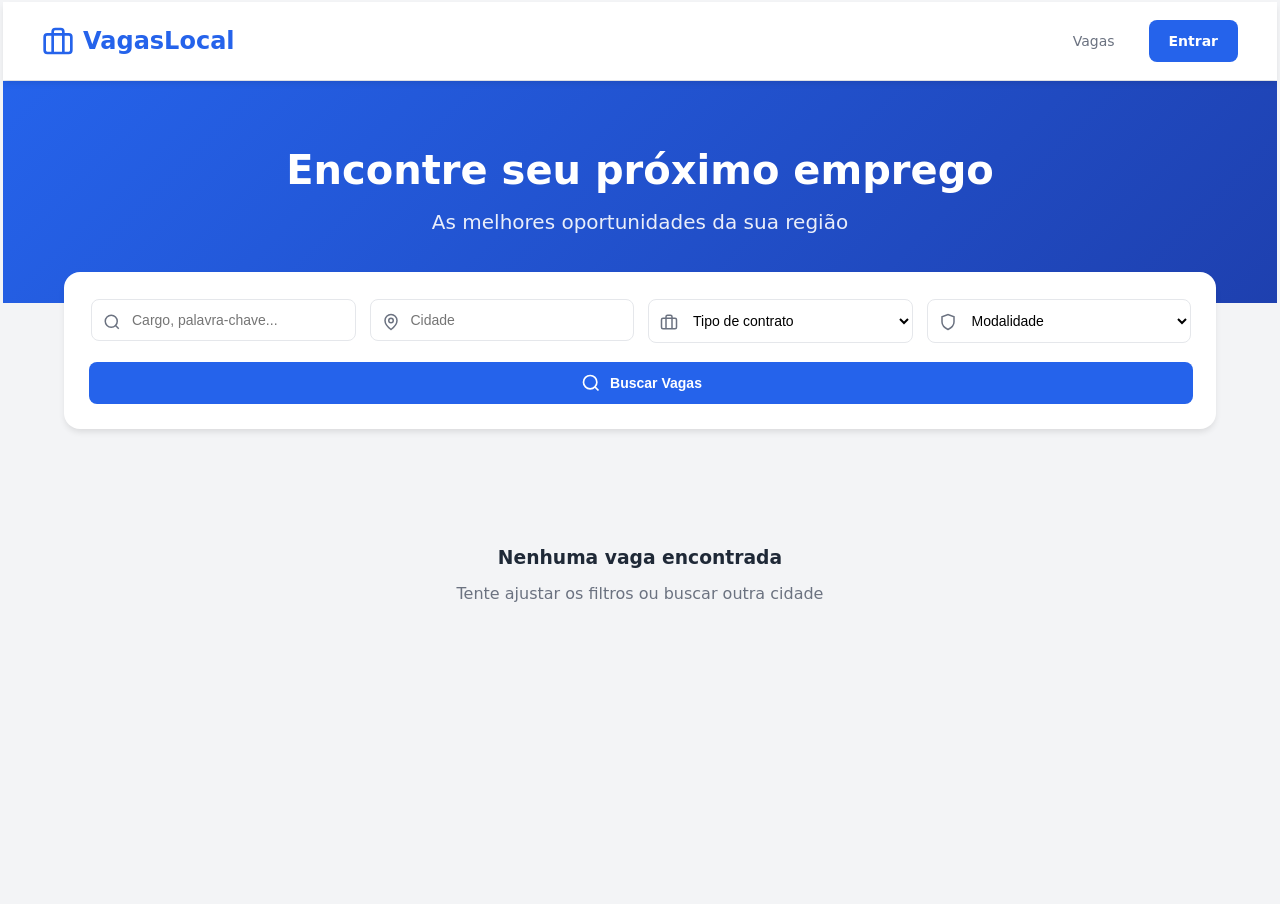
<file: index.html>
<!DOCTYPE html>
<html lang="pt-BR">
<head>
  <meta charset="UTF-8">
  <meta name="viewport" content="width=device-width, initial-scale=1.0, maximum-scale=5.0">
  <title>VagasLocal - Encontre empregos na sua cidade</title>
  <link rel="stylesheet" href="css/style.css">
</head>
<body>
  <!-- Header -->
  <header class="header">
    <div class="container header-content">
      <a href="index.html" class="logo">
        <svg viewBox="0 0 24 24" fill="none" stroke="currentColor" stroke-width="2">
          <rect x="2" y="7" width="20" height="14" rx="2"/>
          <path d="M16 21V5a2 2 0 0 0-2-2h-4a2 2 0 0 0-2 2v16"/>
        </svg>
        VagasLocal
      </a>
      
      <button class="menu-toggle" onclick="toggleMenu()" aria-label="Menu">
        <svg viewBox="0 0 24 24" fill="none" stroke="currentColor" stroke-width="2">
          <line x1="3" y1="12" x2="21" y2="12"/>
          <line x1="3" y1="6" x2="21" y2="6"/>
          <line x1="3" y1="18" x2="21" y2="18"/>
        </svg>
      </button>
      
      <nav class="nav" id="nav">
        <a href="index.html">Vagas</a>
        <a href="login.html" class="btn btn-primary">Entrar</a>
      </nav>
    </div>
  </header>

  <!-- Hero -->
  <section class="hero">
    <div class="container">
      <h1>Encontre seu próximo emprego</h1>
      <p>As melhores oportunidades da sua região</p>
    </div>
  </section>

  <!-- Filtros -->
  <div class="container">
    <div class="filtros">
      <div class="filtros-grid">
        <div class="input-group">
          <svg viewBox="0 0 24 24" fill="none" stroke="currentColor" stroke-width="2">
            <circle cx="11" cy="11" r="8"/><path d="m21 21-4.3-4.3"/>
          </svg>
          <input type="text" id="busca" placeholder="Cargo, palavra-chave...">
        </div>
        <div class="input-group">
          <svg viewBox="0 0 24 24" fill="none" stroke="currentColor" stroke-width="2">
            <path d="M20 10c0 6-8 12-8 12s-8-6-8-12a8 8 0 0 1 16 0Z"/><circle cx="12" cy="10" r="3"/>
          </svg>
          <input type="text" id="cidade" placeholder="Cidade">
        </div>
        <div class="input-group">
          <svg viewBox="0 0 24 24" fill="none" stroke="currentColor" stroke-width="2">
            <rect x="2" y="7" width="20" height="14" rx="2"/><path d="M16 21V5a2 2 0 0 0-2-2h-4a2 2 0 0 0-2 2v16"/>
          </svg>
          <select id="tipoContrato">
            <option value="">Tipo de contrato</option>
            <option value="CLT">CLT</option>
            <option value="PJ">PJ</option>
            <option value="Estágio">Estágio</option>
            <option value="Freelancer">Freelancer</option>
          </select>
        </div>
        <div class="input-group">
          <svg viewBox="0 0 24 24" fill="none" stroke="currentColor" stroke-width="2">
            <path d="M12 22s8-4 8-10V5l-8-3-8 3v7c0 6 8 10 8 10z"/>
          </svg>
          <select id="modalidade">
            <option value="">Modalidade</option>
            <option value="Presencial">Presencial</option>
            <option value="Remoto">Remoto</option>
            <option value="Híbrido">Híbrido</option>
          </select>
        </div>
      </div>
      <button class="btn btn-primary w-full" onclick="filtrarVagas()">
        <svg width="20" height="20" viewBox="0 0 24 24" fill="none" stroke="currentColor" stroke-width="2">
          <circle cx="11" cy="11" r="8"/><path d="m21 21-4.3-4.3"/>
        </svg>
        Buscar Vagas
      </button>
    </div>
  </div>

  <!-- Lista de Vagas -->
  <div class="container">
    <div id="vagas-container" class="vagas-grid">
      <!-- Vagas serão carregadas aqui -->
    </div>
    <div id="sem-vagas" class="text-center hidden" style="padding: 3rem 1rem;">
      <h3 style="margin-bottom: 0.5rem;">Nenhuma vaga encontrada</h3>
      <p style="color: var(--gray);">Tente ajustar os filtros ou buscar outra cidade</p>
    </div>
  </div>

  <script src="js/storage.js"></script>
  <script src="js/auth.js"></script>
  <script src="js/vagas.js"></script>
  <script src="js/app.js"></script>
  <script>
    function toggleMenu() {
      const nav = document.getElementById('nav');
      nav.style.display = nav.style.display === 'flex' ? 'none' : 'flex';
      nav.style.position = 'absolute';
      nav.style.top = '100%';
      nav.style.left = '0';
      nav.style.right = '0';
      nav.style.flexDirection = 'column';
      nav.style.background = 'white';
      nav.style.padding = '1rem';
      nav.style.boxShadow = 'var(--shadow-lg)';
      nav.style.zIndex = '99';
    }
  </script>
</body>
</html>
</file>
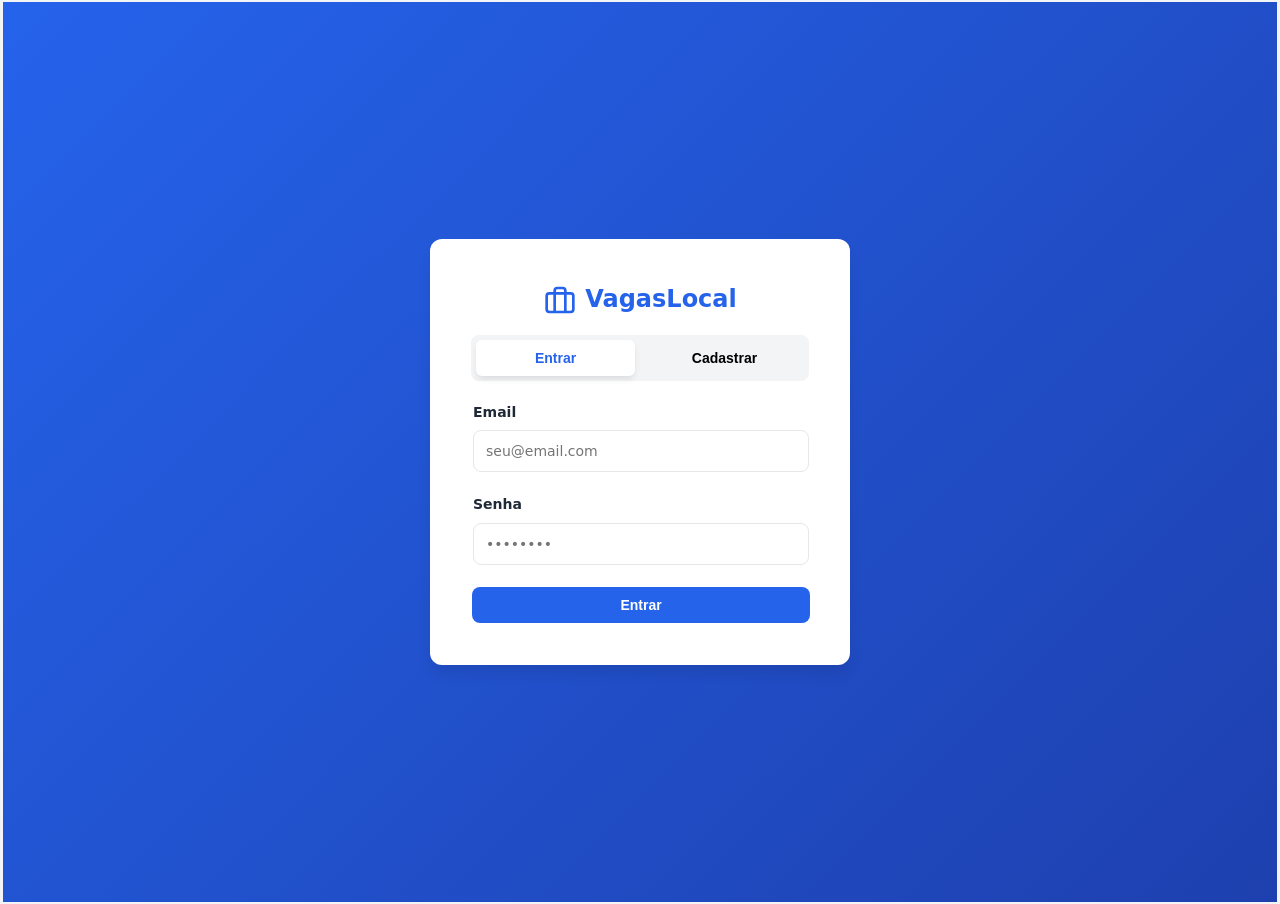
<file: admin/index.html>
<!DOCTYPE html>
<html lang="pt-BR">
<head>
  <meta charset="UTF-8">
  <meta name="viewport" content="width=device-width, initial-scale=1.0, maximum-scale=5.0">
  <title>Admin - VagasLocal</title>
  <link rel="stylesheet" href="../css/style.css">
</head>
<body>
  <header class="header">
    <div class="container header-content">
      <a href="../index.html" class="logo">
        <svg viewBox="0 0 24 24" fill="none" stroke="currentColor" stroke-width="2">
          <rect x="2" y="7" width="20" height="14" rx="2"/>
          <path d="M16 21V5a2 2 0 0 0-2-2h-4a2 2 0 0 0-2 2v16"/>
        </svg>
        VagasLocal
      </a>
      <nav class="nav">
        <span style="color: var(--warning); font-weight: 600; font-size: 0.875rem;">🔒 Admin</span>
        <button onclick="logout()" class="btn btn-outline btn-sm">Sair</button>
      </nav>
    </div>
  </header>

  <div class="container" style="padding-top: 1.5rem;">
    <h1 style="margin-bottom: 1.25rem; font-size: 1.5rem;">Painel Administrativo</h1>
    
    <div class="stats-grid">
      <div class="stat-card">
        <h3>Total de Usuários</h3>
        <p class="numero" id="stat-usuarios">0</p>
      </div>
      <div class="stat-card">
        <h3>Empresas Pendentes</h3>
        <p class="numero" id="stat-pendentes">0</p>
      </div>
      <div class="stat-card">
        <h3>Vagas Ativas</h3>
        <p class="numero" id="stat-vagas">0</p>
      </div>
      <div class="stat-card">
        <h3>Candidaturas</h3>
        <p class="numero" id="stat-candidaturas">0</p>
      </div>
    </div>

    <h2 style="margin: 1.5rem 0 1rem; font-size: 1.125rem;">Empresas Pendentes</h2>
    <div class="table-container">
      <table>
        <thead>
          <tr>
            <th>Empresa</th>
            <th>Responsável</th>
            <th>Email</th>
            <th>CNPJ</th>
            <th>Cidade</th>
            <th style="min-width: 140px;">Ações</th>
          </tr>
        </thead>
        <tbody id="tabela-pendentes"></tbody>
      </table>
    </div>

    <h2 style="margin: 1.5rem 0 1rem; font-size: 1.125rem;">Todas as Empresas</h2>
    <div class="table-container">
      <table>
        <thead>
          <tr>
            <th>Empresa</th>
            <th>Responsável</th>
            <th>Status</th>
            <th style="min-width: 140px;">Ações</th>
          </tr>
        </thead>
        <tbody id="tabela-empresas"></tbody>
      </table>
    </div>

    <h2 style="margin: 1.5rem 0 1rem; font-size: 1.125rem;">Todas as Vagas</h2>
    <div class="table-container">
      <table>
        <thead>
          <tr>
            <th>Vaga</th>
            <th>Empresa</th>
            <th>Cidade</th>
            <th>Candidaturas</th>
            <th>Status</th>
          </tr>
        </thead>
        <tbody id="tabela-vagas"></tbody>
      </table>
    </div>
  </div>

  <script src="../js/storage.js"></script>
  <script src="../js/auth.js"></script>
  <script>
    // ========== PROTEGER ROTA ADMIN ==========
    const user = Auth.getCurrentUser();
    if (!user || user.tipo !== 'admin') {
      alert('Acesso negado! Faça login como administrador.');
      window.location.href = '../login.html';
    }

    // ========== CARREGAR ESTATÍSTICAS ==========
    function carregarEstatisticas() {
      const usuarios = Storage.getAllUsers();
      const vagas = Storage.getAllVagas();
      const candidaturas = Storage.getAllCandidaturas();
      
      const pendentes = usuarios.filter(u => u.tipo === 'empresa' && !u.aprovada);
      
      document.getElementById('stat-usuarios').textContent = usuarios.length;
      document.getElementById('stat-pendentes').textContent = pendentes.length;
      document.getElementById('stat-vagas').textContent = vagas.filter(v => v.status === 'ativa').length;
      document.getElementById('stat-candidaturas').textContent = candidaturas.length;
      
      return { usuarios, vagas, candidaturas, pendentes };
    }

    // ========== CARREGAR EMPRESAS PENDENTES ==========
    function carregarPendentes(usuarios) {
      const pendentes = usuarios.filter(u => u.tipo === 'empresa' && !u.aprovada);
      const tbody = document.getElementById('tabela-pendentes');
      
      if (pendentes.length === 0) {
        tbody.innerHTML = '<tr><td colspan="6" style="text-align: center; padding: 2rem; color: var(--gray);">✅ Nenhuma empresa pendente</td></tr>';
        return;
      }
      
      tbody.innerHTML = pendentes.map(emp => `
        <tr>
          <td><strong>${emp.nomeEmpresa || 'N/A'}</strong></td>
          <td>${emp.nome}</td>
          <td>${emp.email}</td>
          <td>${emp.cnpj || 'N/A'}</td>
          <td>${emp.cidade}, ${emp.estado}</td>
          <td>
            <div style="display: flex; gap: 0.5rem; flex-wrap: wrap;">
              <button onclick="aprovarEmpresa('${emp.uid}')" class="btn btn-sm btn-success">✓ Aprovar</button>
              <button onclick="deletarEmpresa('${emp.uid}')" class="btn btn-sm btn-danger">🗑 Excluir</button>
            </div>
          </td>
        </tr>
      `).join('');
    }

    // ========== CARREGAR TODAS AS EMPRESAS ==========
    function carregarEmpresas(usuarios) {
      const empresas = usuarios.filter(u => u.tipo === 'empresa');
      const tbody = document.getElementById('tabela-empresas');
      
      if (empresas.length === 0) {
        tbody.innerHTML = '<tr><td colspan="4" style="text-align: center; padding: 2rem; color: var(--gray);">Nenhuma empresa cadastrada</td></tr>';
        return;
      }
      
      tbody.innerHTML = empresas.map(emp => `
        <tr>
          <td><strong>${emp.nomeEmpresa || 'N/A'}</strong></td>
          <td>${emp.nome}</td>
          <td>
            <span class="status status-${emp.aprovada ? 'aprovada' : 'pendente'}">
              ${emp.aprovada ? '✅ Aprovada' : '⏳ Pendente'}
            </span>
          </td>
          <td>
            <div style="display: flex; gap: 0.5rem; flex-wrap: wrap;">
              ${!emp.aprovada ? `<button onclick="aprovarEmpresa('${emp.uid}')" class="btn btn-sm btn-success">Aprovar</button>` : ''}
              <button onclick="deletarEmpresa('${emp.uid}')" class="btn btn-sm btn-danger">🗑 Excluir</button>
            </div>
          </td>
        </tr>
      `).join('');
    }

    // ========== CARREGAR TODAS AS VAGAS ==========
    function carregarVagas(vagas) {
      const tbody = document.getElementById('tabela-vagas');
      
      if (vagas.length === 0) {
        tbody.innerHTML = '<tr><td colspan="5" style="text-align: center; padding: 2rem; color: var(--gray);">Nenhuma vaga cadastrada</td></tr>';
        return;
      }
      
      tbody.innerHTML = vagas.map(vaga => `
        <tr>
          <td>${vaga.titulo}</td>
          <td>${vaga.empresaNome}</td>
          <td>${vaga.cidade}, ${vaga.estado}</td>
          <td>${vaga.candidaturas || 0}</td>
          <td><span class="status status-${vaga.status}">${vaga.status}</span></td>
        </tr>
      `).join('');
    }

    // ========== FUNÇÃO APROVAR ==========
    function aprovarEmpresa(uid) {
      const empresa = Storage.getUserById(uid);
      if (!empresa) {
        alert('Erro: Empresa não encontrada!');
        return;
      }
      
      if (confirm(`Aprovar a empresa "${empresa.nomeEmpresa || empresa.nome}"?`)) {
        const sucesso = Storage.aprovarEmpresa(uid);
        if (sucesso) {
          alert('✅ Empresa aprovada com sucesso!');
          location.reload();
        } else {
          alert('❌ Erro ao aprovar empresa.');
        }
      }
    }

    // ========== FUNÇÃO DELETAR ==========
    function deletarEmpresa(uid) {
      const empresa = Storage.getUserById(uid);
      if (!empresa || empresa.tipo !== 'empresa') {
        alert('Erro: Empresa não encontrada!');
        return;
      }

      const nomeEmpresa = empresa.nomeEmpresa || empresa.nome;
      const vagasEmpresa = Storage.getVagasByEmpresa(uid);
      const totalVagas = vagasEmpresa.length;
      const totalCandidaturas = vagasEmpresa.reduce((acc, v) => acc + (v.candidaturas || 0), 0);

      let mensagem = `⚠️ ATENÇÃO!\n\n`;
      mensagem += `Você está prestes a EXCLUIR a empresa "${nomeEmpresa}".\n\n`;
      mensagem += `Isso também excluirá:\n`;
      mensagem += `• ${totalVagas} vaga(s)\n`;
      mensagem += `• ${totalCandidaturas} candidatura(s)\n\n`;
      mensagem += `Esta ação NÃO pode ser desfeita!\n\n`;
      mensagem += `Deseja continuar?`;

      if (confirm(mensagem)) {
        const sucesso = Storage.deletarEmpresa(uid);
        if (sucesso) {
          alert(`🗑 Empresa "${nomeEmpresa}" excluída com sucesso!`);
          location.reload();
        } else {
          alert('❌ Erro ao excluir empresa.');
        }
      }
    }

    // ========== INICIALIZAR ==========
    const dados = carregarEstatisticas();
    carregarPendentes(dados.usuarios);
    carregarEmpresas(dados.usuarios);
    carregarVagas(dados.vagas);
  </script>
</body>
</html>
</file>
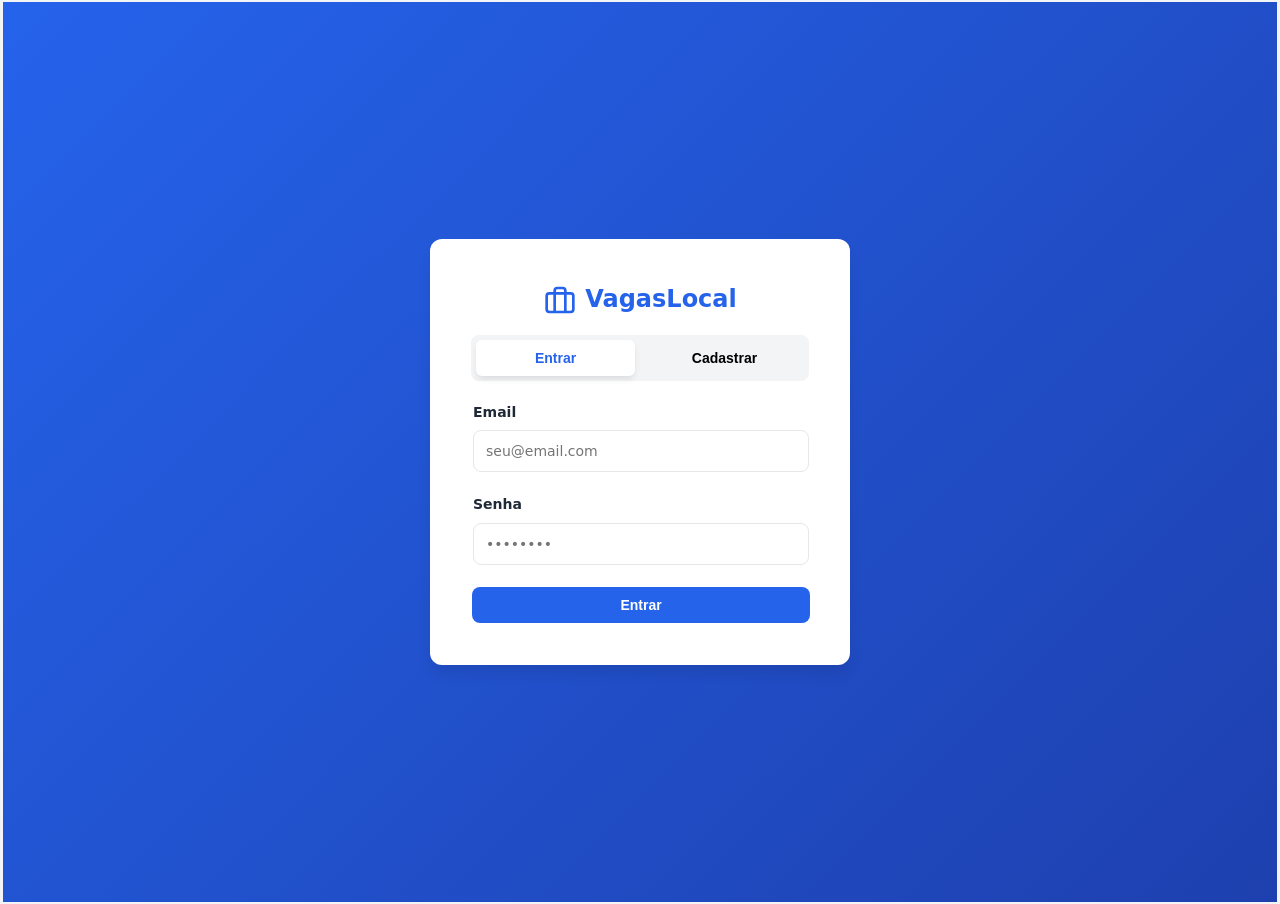
<file: login.html>
<!DOCTYPE html>
<html lang="pt-BR">
<head>
  <meta charset="UTF-8">
  <meta name="viewport" content="width=device-width, initial-scale=1.0, maximum-scale=5.0">
  <title>Entrar - VagasLocal</title>
  <link rel="stylesheet" href="css/style.css">
</head>
<body>
  <div class="auth-container">
    <div class="auth-box">
      <div class="text-center mb-4">
        <a href="index.html" class="logo" style="justify-content: center;">
          <svg viewBox="0 0 24 24" fill="none" stroke="currentColor" stroke-width="2" width="32" height="32">
            <rect x="2" y="7" width="20" height="14" rx="2"/>
            <path d="M16 21V5a2 2 0 0 0-2-2h-4a2 2 0 0 0-2 2v16"/>
          </svg>
          VagasLocal
        </a>
      </div>

      <div class="tabs">
        <button class="tab active" onclick="mostrarTab('login')">Entrar</button>
        <button class="tab" onclick="mostrarTab('cadastro')">Cadastrar</button>
      </div>

      <!-- Login -->
      <form id="form-login" onsubmit="fazerLogin(event)">
        <div class="form-group">
          <label>Email</label>
          <input type="email" id="login-email" required placeholder="seu@email.com">
        </div>
        <div class="form-group">
          <label>Senha</label>
          <input type="password" id="login-senha" required placeholder="••••••••">
        </div>
        <button type="submit" class="btn btn-primary w-full">Entrar</button>
      </form>

      <!-- Cadastro -->
      <form id="form-cadastro" class="hidden" onsubmit="fazerCadastro(event)">
        <div class="form-group">
          <label>Tipo de conta</label>
          <select id="cad-tipo" onchange="toggleEmpresaFields()" required>
            <option value="candidato">Candidato</option>
            <option value="empresa">Empresa</option>
          </select>
        </div>
        <div class="form-group">
          <label id="label-nome">Nome completo</label>
          <input type="text" id="cad-nome" required placeholder="Seu nome">
        </div>
        <div class="form-group hidden" id="empresa-fields">
          <label>Nome da empresa</label>
          <input type="text" id="cad-nome-empresa" placeholder="Nome da empresa">
          <label class="mt-2">CNPJ</label>
          <input type="text" id="cad-cnpj" placeholder="00.000.000/0000-00">
        </div>
        <div class="form-group">
          <label>Email</label>
          <input type="email" id="cad-email" required placeholder="seu@email.com">
        </div>
        <div class="form-row">
          <div class="form-group">
            <label>Cidade</label>
            <input type="text" id="cad-cidade" required placeholder="Sua cidade">
          </div>
          <div class="form-group">
            <label>Estado</label>
            <input type="text" id="cad-estado" required maxlength="2" placeholder="SP" style="text-transform: uppercase;">
          </div>
        </div>
        <div class="form-group">
          <label>Senha</label>
          <input type="password" id="cad-senha" required minlength="6" placeholder="Mínimo 6 caracteres">
        </div>
        <button type="submit" class="btn btn-primary w-full">Criar conta</button>
      </form>

      <div id="auth-mensagem"></div>
    </div>
  </div>

  <script src="js/storage.js"></script>
  <script src="js/auth.js"></script>
  <script>
    function mostrarTab(tab) {
      document.querySelectorAll('.tab').forEach(t => t.classList.remove('active'));
      event.target.classList.add('active');
      
      if (tab === 'login') {
        document.getElementById('form-login').classList.remove('hidden');
        document.getElementById('form-cadastro').classList.add('hidden');
      } else {
        document.getElementById('form-login').classList.add('hidden');
        document.getElementById('form-cadastro').classList.remove('hidden');
      }
    }

    function toggleEmpresaFields() {
      const tipo = document.getElementById('cad-tipo').value;
      const fields = document.getElementById('empresa-fields');
      const label = document.getElementById('label-nome');
      
      if (tipo === 'empresa') {
        fields.classList.remove('hidden');
        label.textContent = 'Nome do responsável';
      } else {
        fields.classList.add('hidden');
        label.textContent = 'Nome completo';
      }
    }
  </script>
</body>
</html>
</file>
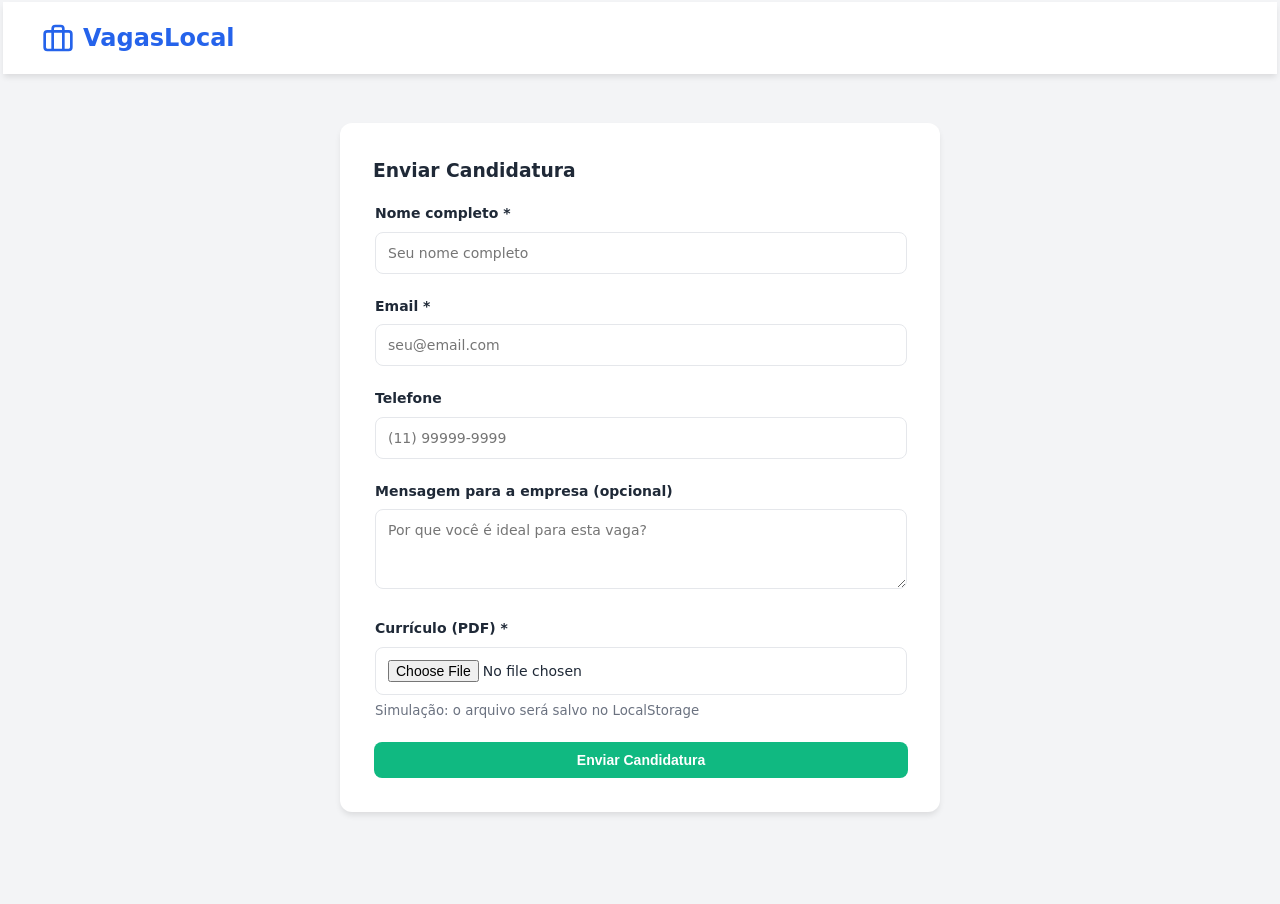
<file: vaga.html>
<!DOCTYPE html>
<html lang="pt-BR">
<head>
  <meta charset="UTF-8">
  <meta name="viewport" content="width=device-width, initial-scale=1.0, maximum-scale=5.0">
  <title>Vaga - VagasLocal</title>
  <link rel="stylesheet" href="css/style.css">
</head>
<body>
  <header class="header">
    <div class="container header-content">
      <a href="index.html" class="logo">
        <svg viewBox="0 0 24 24" fill="none" stroke="currentColor" stroke-width="2">
          <rect x="2" y="7" width="20" height="14" rx="2"/>
          <path d="M16 21V5a2 2 0 0 0-2-2h-4a2 2 0 0 0-2 2v16"/>
        </svg>
        VagasLocal
      </a>
      
      <button class="menu-toggle" onclick="toggleMenu()" aria-label="Menu">
        <svg viewBox="0 0 24 24" fill="none" stroke="currentColor" stroke-width="2">
          <line x1="3" y1="12" x2="21" y2="12"/>
          <line x1="3" y1="6" x2="21" y2="6"/>
          <line x1="3" y1="18" x2="21" y2="18"/>
        </svg>
      </button>
      
      <nav class="nav" id="nav"></nav>
    </div>
  </header>

  <div class="container" style="padding-top: 1.5rem;">
    <div id="vaga-conteudo">
      <!-- Carregado via JS -->
    </div>

    <div class="form-container" id="area-candidatura" style="margin-top: 1.5rem;">
      <h3 style="margin-bottom: 1rem;">Enviar Candidatura</h3>
      <form id="form-candidatura" onsubmit="enviarCandidatura(event)">
        <div class="form-group">
          <label>Nome completo *</label>
          <input type="text" id="cand-nome" required placeholder="Seu nome completo">
        </div>
        <div class="form-group">
          <label>Email *</label>
          <input type="email" id="cand-email" required placeholder="seu@email.com">
        </div>
        <div class="form-group">
          <label>Telefone</label>
          <input type="tel" id="cand-telefone" placeholder="(11) 99999-9999">
        </div>
        <div class="form-group">
          <label>Mensagem para a empresa (opcional)</label>
          <textarea id="cand-mensagem" placeholder="Por que você é ideal para esta vaga?"></textarea>
        </div>
        <div class="form-group">
          <label>Currículo (PDF) *</label>
          <input type="file" id="cand-curriculo" accept=".pdf" required>
          <small style="color: var(--gray); display: block; margin-top: 0.25rem;">Simulação: o arquivo será salvo no LocalStorage</small>
        </div>
        <button type="submit" class="btn btn-success w-full">Enviar Candidatura</button>
      </form>
    </div>
  </div>

  <script src="js/storage.js"></script>
  <script src="js/auth.js"></script>
  <script>
    function toggleMenu() {
      const nav = document.getElementById('nav');
      if (nav.style.display === 'flex') {
        nav.style.display = '';
        nav.style = '';
      } else {
        nav.style.display = 'flex';
        nav.style.flexDirection = 'column';
        nav.style.position = 'absolute';
        nav.style.top = '100%';
        nav.style.left = '0';
        nav.style.right = '0';
        nav.style.background = 'white';
        nav.style.padding = '1rem';
        nav.style.boxShadow = 'var(--shadow-lg)';
        nav.style.gap = '0.75rem';
        nav.style.zIndex = '99';
  }
  }    
    

    // Carregar vaga da URL
    const params = new URLSearchParams(window.location.search);
    const vagaId = params.get('id');
    
    if (vagaId) {
      const vaga = Storage.getVagaById(vagaId);
      if (vaga) {
        document.getElementById('vaga-conteudo').innerHTML = `
          <div class="vaga-detalhe">
            <div class="vaga-header">
              <div style="min-width: 0;">
                <h1>${vaga.titulo}</h1>
                <p class="vaga-empresa">${vaga.empresaNome}</p>
              </div>
              <span class="vaga-badge badge-${vaga.tipoContrato.toLowerCase()}">${vaga.tipoContrato}</span>
            </div>
            
            <div class="vaga-info" style="margin: 1rem 0; padding: 1rem 0; border-top: 1px solid #e5e7eb; border-bottom: 1px solid #e5e7eb;">
              <span>
                <svg width="16" height="16" viewBox="0 0 24 24" fill="none" stroke="currentColor" stroke-width="2">
                  <path d="M20 10c0 6-8 12-8 12s-8-6-8-12a8 8 0 0 1 16 0Z"/><circle cx="12" cy="10" r="3"/>
                </svg>
                ${vaga.cidade}, ${vaga.estado}
              </span>
              <span>
                <svg width="16" height="16" viewBox="0 0 24 24" fill="none" stroke="currentColor" stroke-width="2">
                  <rect x="2" y="7" width="20" height="14" rx="2"/><path d="M16 21V5a2 2 0 0 0-2-2h-4a2 2 0 0 0-2 2v16"/>
                </svg>
                ${vaga.modalidade}
              </span>
              ${vaga.salario ? `
              <span>
                <svg width="16" height="16" viewBox="0 0 24 24" fill="none" stroke="currentColor" stroke-width="2">
                  <line x1="12" x2="12" y1="2" y2="22"/><path d="M17 5H9.5a3.5 3.5 0 0 0 0 7h5a3.5 3.5 0 0 1 0 7H6"/>
                </svg>
                ${vaga.salario}
              </span>` : ''}
            </div>

            <h3 style="margin-bottom: 0.5rem; font-size: 1.125rem;">Descrição</h3>
            <p style="color: var(--gray); line-height: 1.8;">${vaga.descricao}</p>

            <h3 style="margin: 1.25rem 0 0.5rem; font-size: 1.125rem;">Requisitos</h3>
            <ul class="requisitos-lista">
              ${vaga.requisitos.map(r => `<li>${r}</li>`).join('')}
            </ul>
          </div>
        `;
      } else {
        document.getElementById('vaga-conteudo').innerHTML = `
          <div class="alert alert-error">
            <h3>Vaga não encontrada</h3>
            <a href="index.html" class="btn btn-primary mt-4">Voltar para vagas</a>
          </div>
        `;
      }
    }

    function enviarCandidatura(e) {
      e.preventDefault();
      
      const candidatura = {
        id: Date.now().toString(),
        vagaId: vagaId,
        vagaTitulo: document.querySelector('.vaga-detalhe h1')?.textContent || 'Vaga',
        nome: document.getElementById('cand-nome').value,
        email: document.getElementById('cand-email').value,
        telefone: document.getElementById('cand-telefone').value,
        mensagem: document.getElementById('cand-mensagem').value,
        curriculoNome: document.getElementById('cand-curriculo').files[0]?.name || 'curriculo.pdf',
        status: 'pendente',
        data: new Date().toISOString()
      };

      Storage.addCandidatura(candidatura);
      
      // Incrementar contador
      const vaga = Storage.getVagaById(vagaId);
      if (vaga) {
        vaga.candidaturas = (vaga.candidaturas || 0) + 1;
        Storage.updateVaga(vaga);
      }

      document.getElementById('area-candidatura').innerHTML = `
        <div class="alert alert-success text-center">
          <h3 style="margin-bottom: 0.5rem;">✓ Candidatura enviada!</h3>
          <p>A empresa entrará em contato em breve.</p>
          <a href="index.html" class="btn btn-primary mt-4">Voltar para vagas</a>
        </div>
      `;
    }
  </script>
</body>
</html>
</file>
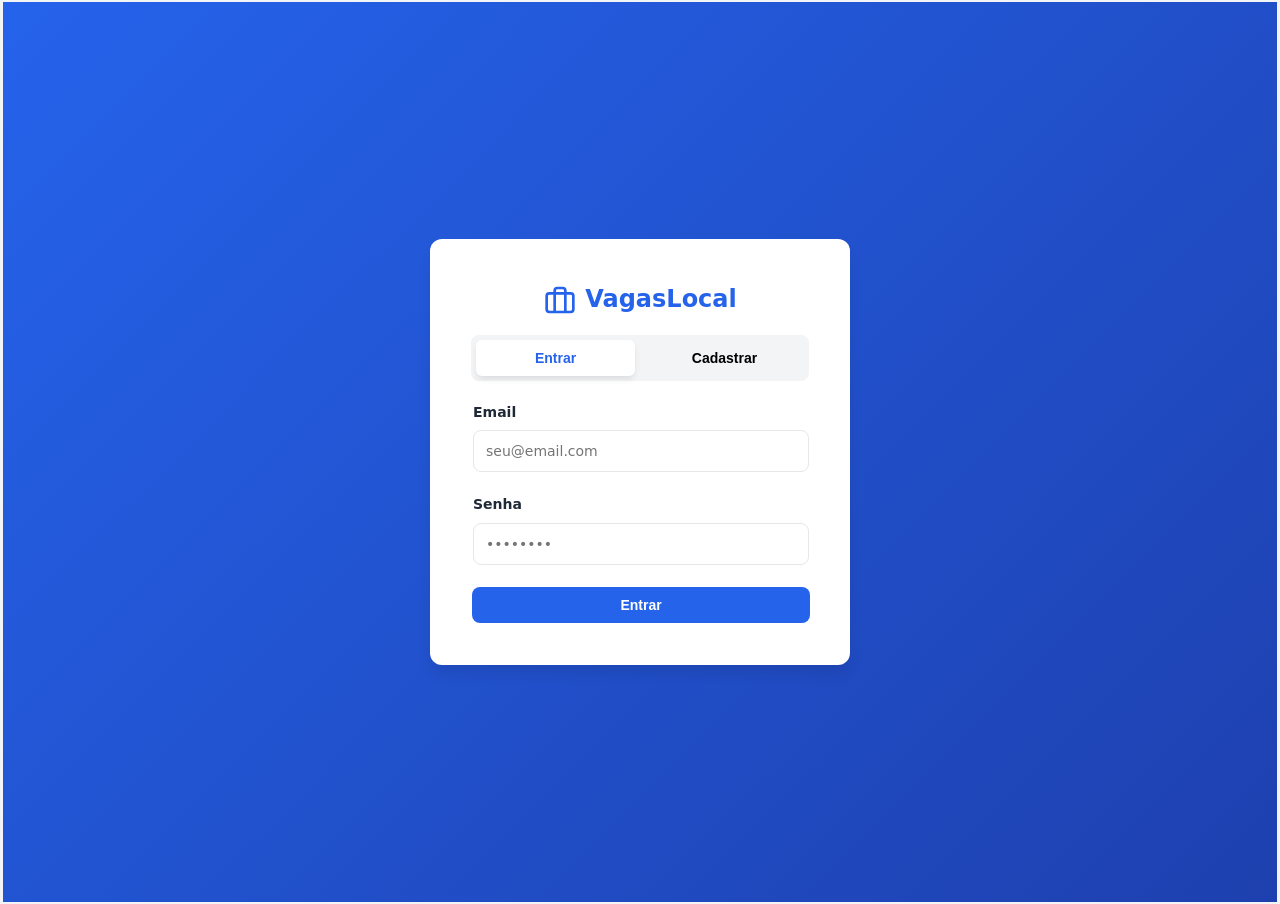
<file: empresa/candidaturas.html>
<!DOCTYPE html>
<html lang="pt-BR">
<head>
  <meta charset="UTF-8">
  <meta name="viewport" content="width=device-width, initial-scale=1.0, maximum-scale=5.0">
  <title>Candidaturas - VagasLocal</title>
  <link rel="stylesheet" href="../css/style.css">
</head>
<body>
  <header class="header">
    <div class="container header-content">
      <a href="../index.html" class="logo">
        <svg viewBox="0 0 24 24" fill="none" stroke="currentColor" stroke-width="2">
          <rect x="2" y="7" width="20" height="14" rx="2"/>
          <path d="M16 21V5a2 2 0 0 0-2-2h-4a2 2 0 0 0-2 2v16"/>
        </svg>
        VagasLocal
      </a>
      <nav class="nav">
        <span id="user-name" style="display: none;"></span>
        <button onclick="logout()" class="btn btn-outline btn-sm">Sair</button>
      </nav>
    </div>
  </header>

  <div class="dashboard">
    <aside class="sidebar">
      <div class="sidebar-header">
        <span class="sidebar-title">Menu</span>
        <button class="sidebar-toggle" onclick="toggleSidebar()" aria-label="Menu">
          <svg viewBox="0 0 24 24" fill="none" stroke="currentColor" stroke-width="2">
            <line x1="3" y1="12" x2="21" y2="12"/>
            <line x1="3" y1="6" x2="21" y2="6"/>
            <line x1="3" y1="18" x2="21" y2="18"/>
          </svg>
        </button>
      </div>
      <ul class="sidebar-menu" id="sidebar-menu">
        <li><a href="dashboard.html">
          <svg width="20" height="20" viewBox="0 0 24 24" fill="none" stroke="currentColor" stroke-width="2"><rect x="3" y="3" width="7" height="7"/><rect x="14" y="3" width="7" height="7"/><rect x="14" y="14" width="7" height="7"/><rect x="3" y="14" width="7" height="7"/></svg>
          Dashboard
        </a></li>
        <li><a href="nova-vaga.html">
          <svg width="20" height="20" viewBox="0 0 24 24" fill="none" stroke="currentColor" stroke-width="2"><circle cx="12" cy="12" r="10"/><line x1="12" y1="8" x2="12" y2="16"/><line x1="8" y1="12" x2="16" y2="12"/></svg>
          Nova Vaga
        </a></li>
        <li><a href="candidaturas.html" class="active">
          <svg width="20" height="20" viewBox="0 0 24 24" fill="none" stroke="currentColor" stroke-width="2"><path d="M14 2H6a2 2 0 0 0-2 2v16a2 2 0 0 0 2 2h12a2 2 0 0 0 2-2V8z"/><polyline points="14 2 14 8 20 8"/></svg>
          Candidaturas
        </a></li>
      </ul>
    </aside>

    <main class="dashboard-content">
      <h1 style="margin-bottom: 1.25rem; font-size: 1.5rem;">Candidaturas Recebidas</h1>
      
      <div class="stats-grid" style="margin-bottom: 1.5rem;">
        <div class="stat-card">
          <h3>Total</h3>
          <p class="numero" id="stat-total">0</p>
        </div>
        <div class="stat-card">
          <h3>Pendentes</h3>
          <p class="numero" id="stat-pendentes">0</p>
        </div>
        <div class="stat-card">
          <h3>Análise</h3>
          <p class="numero" id="stat-analise">0</p>
        </div>
        <div class="stat-card">
          <h3>Aprovadas</h3>
          <p class="numero" id="stat-aprovadas">0</p>
        </div>
      </div>

      <div class="table-container">
        <table>
          <thead>
            <tr>
              <th>Candidato</th>
              <th>Vaga</th>
              <th>Email</th>
              <th>Telefone</th>
              <th>Data</th>
              <th>Status</th>
              <th style="min-width: 200px;">Ações</th>
            </tr>
          </thead>
          <tbody id="tabela-candidaturas"></tbody>
        </table>
      </div>
    </main>
  </div>

  <!-- Modal de detalhes -->
  <div id="modal-detalhes" style="display: none; position: fixed; top: 0; left: 0; right: 0; bottom: 0; background: rgba(0,0,0,0.5); z-index: 1000; align-items: center; justify-content: center; padding: 1rem;">
    <div style="background: white; border-radius: 1rem; max-width: 500px; width: 100%; max-height: 90vh; overflow-y: auto; padding: 1.5rem;">
      <div style="display: flex; justify-content: space-between; align-items: center; margin-bottom: 1rem;">
        <h3 style="font-size: 1.25rem;">Detalhes da Candidatura</h3>
        <button onclick="fecharModal()" style="background: none; border: none; font-size: 1.5rem; cursor: pointer;">×</button>
      </div>
      <div id="modal-conteudo"></div>
    </div>
  </div>

  <script src="../js/storage.js"></script>
  <script src="../js/auth.js"></script>
  <script>
    function toggleSidebar() {
      document.getElementById('sidebar-menu').classList.toggle('open');
    }

    // Proteger rota
    const user = Auth.getCurrentUser();
    if (!user || user.tipo !== 'empresa') {
      window.location.href = '../login.html';
    } else {
      const nameEl = document.getElementById('user-name');
      nameEl.textContent = user.nome;
      nameEl.style.display = 'inline';
    }

    // ========== CARREGAR CANDIDATURAS ==========
    function carregarCandidaturas() {
      const candidaturas = Storage.getCandidaturasByEmpresa(user.uid);
      const tbody = document.getElementById('tabela-candidaturas');
      
      // Estatísticas
      document.getElementById('stat-total').textContent = candidaturas.length;
      document.getElementById('stat-pendentes').textContent = candidaturas.filter(c => c.status === 'pendente').length;
      document.getElementById('stat-analise').textContent = candidaturas.filter(c => c.status === 'analise').length;
      document.getElementById('stat-aprovadas').textContent = candidaturas.filter(c => c.status === 'aprovada').length;
      
      if (candidaturas.length === 0) {
        tbody.innerHTML = '<tr><td colspan="7" style="text-align: center; padding: 3rem; color: var(--gray);">Nenhuma candidatura recebida ainda</td></tr>';
        return;
      }
      
      // Ordenar por data (mais recente primeiro)
      candidaturas.sort((a, b) => new Date(b.data) - new Date(a.data));
      
      tbody.innerHTML = candidaturas.map(cand => {
        const data = new Date(cand.data).toLocaleDateString('pt-BR');
        return `
          <tr>
            <td><strong>${cand.candidatoNome || cand.nome}</strong></td>
            <td>${cand.vagaTitulo}</td>
            <td>${cand.candidatoEmail || cand.email}</td>
            <td>${cand.candidatoTelefone || cand.telefone || '-'}</td>
            <td>${data}</td>
            <td><span class="status status-${cand.status}">${formatarStatus(cand.status)}</span></td>
            <td>
              <div style="display: flex; gap: 0.5rem; flex-wrap: wrap;">
                <button onclick="verDetalhes('${cand.id}')" class="btn btn-sm btn-primary">Ver</button>
                <button onclick="atualizarStatus('${cand.id}', 'analise')" class="btn btn-sm btn-outline">Análise</button>
                <button onclick="atualizarStatus('${cand.id}', 'aprovada')" class="btn btn-sm btn-success">Aprovar</button>
                <button onclick="atualizarStatus('${cand.id}', 'rejeitada')" class="btn btn-sm btn-danger">Rejeitar</button>
              </div>
            </td>
          </tr>
        `;
      }).join('');
    }

    function formatarStatus(status) {
      const map = {
        'pendente': '⏳ Pendente',
        'analise': '🔍 Análise',
        'aprovada': '✅ Aprovada',
        'rejeitada': '❌ Rejeitada'
      };
      return map[status] || status;
    }

    // ========== VER DETALHES ==========
    function verDetalhes(candId) {
      const candidaturas = Storage.getAllCandidaturas();
      const cand = candidaturas.find(c => c.id === candId);
      if (!cand) return;
      
      const data = new Date(cand.data).toLocaleDateString('pt-BR');
      
      document.getElementById('modal-conteudo').innerHTML = `
        <div style="margin-bottom: 1rem;">
          <strong style="color: var(--gray); font-size: 0.875rem;">Vaga:</strong>
          <p style="margin-top: 0.25rem;">${cand.vagaTitulo}</p>
        </div>
        <div style="margin-bottom: 1rem;">
          <strong style="color: var(--gray); font-size: 0.875rem;">Candidato:</strong>
          <p style="margin-top: 0.25rem;">${cand.candidatoNome || cand.nome}</p>
        </div>
        <div style="margin-bottom: 1rem;">
          <strong style="color: var(--gray); font-size: 0.875rem;">Email:</strong>
          <p style="margin-top: 0.25rem;">${cand.candidatoEmail || cand.email}</p>
        </div>
        <div style="margin-bottom: 1rem;">
          <strong style="color: var(--gray); font-size: 0.875rem;">Telefone:</strong>
          <p style="margin-top: 0.25rem;">${cand.candidatoTelefone || cand.telefone || 'Não informado'}</p>
        </div>
        <div style="margin-bottom: 1rem;">
          <strong style="color: var(--gray); font-size: 0.875rem;">Data da candidatura:</strong>
          <p style="margin-top: 0.25rem;">${data}</p>
        </div>
        <div style="margin-bottom: 1rem;">
          <strong style="color: var(--gray); font-size: 0.875rem;">Status:</strong>
          <p style="margin-top: 0.25rem;"><span class="status status-${cand.status}">${formatarStatus(cand.status)}</span></p>
        </div>
        ${cand.mensagem ? `
        <div style="margin-bottom: 1rem;">
          <strong style="color: var(--gray); font-size: 0.875rem;">Mensagem do candidato:</strong>
          <p style="margin-top: 0.25rem; padding: 0.75rem; background: var(--light-gray); border-radius: 0.5rem;">${cand.mensagem}</p>
        </div>
        ` : ''}
        <div style="margin-bottom: 1rem;">
          <strong style="color: var(--gray); font-size: 0.875rem;">Currículo:</strong>
          <p style="margin-top: 0.25rem;">
            <span style="display: inline-flex; align-items: center; gap: 0.5rem; padding: 0.5rem 0.75rem; background: #fee2e2; color: #991b1b; border-radius: 0.5rem; font-size: 0.875rem;">
              <svg width="16" height="16" viewBox="0 0 24 24" fill="none" stroke="currentColor" stroke-width="2">
                <path d="M14 2H6a2 2 0 0 0-2 2v16a2 2 0 0 0 2 2h12a2 2 0 0 0 2-2V8z"/><polyline points="14 2 14 8 20 8"/>
              </svg>
              ${cand.curriculoNome || 'curriculo.pdf'} (simulado)
            </span>
          </p>
        </div>
        <div style="display: flex; gap: 0.5rem; flex-wrap: wrap; margin-top: 1.5rem; padding-top: 1rem; border-top: 1px solid #e5e7eb;">
          <button onclick="atualizarStatus('${cand.id}', 'analise'); fecharModal();" class="btn btn-outline">Mover para Análise</button>
          <button onclick="atualizarStatus('${cand.id}', 'aprovada'); fecharModal();" class="btn btn-success">Aprovar Candidato</button>
          <button onclick="atualizarStatus('${cand.id}', 'rejeitada'); fecharModal();" class="btn btn-danger">Rejeitar</button>
        </div>
      `;
      
      document.getElementById('modal-detalhes').style.display = 'flex';
    }

    function fecharModal() {
      document.getElementById('modal-detalhes').style.display = 'none';
    }

    // Fechar modal ao clicar fora
    document.getElementById('modal-detalhes').addEventListener('click', function(e) {
      if (e.target === this) fecharModal();
    });

    // ========== ATUALIZAR STATUS ==========
    function atualizarStatus(candId, novoStatus) {
      const candidaturas = Storage.getAllCandidaturas();
      const idx = candidaturas.findIndex(c => c.id === candId);
      
      if (idx >= 0) {
        candidaturas[idx].status = novoStatus;
        localStorage.setItem('vl_candidaturas', JSON.stringify(candidaturas));
        
        const msg = {
          'analise': 'Candidatura movida para análise!',
          'aprovada': 'Candidato aprovado! Entre em contato.',
          'rejeitada': 'Candidatura rejeitada.'
        };
        
        alert(msg[novoStatus]);
        carregarCandidaturas();
      }
    }

    // ========== INICIALIZAR ==========
    carregarCandidaturas();
  </script>
</body>
</html>
</file>
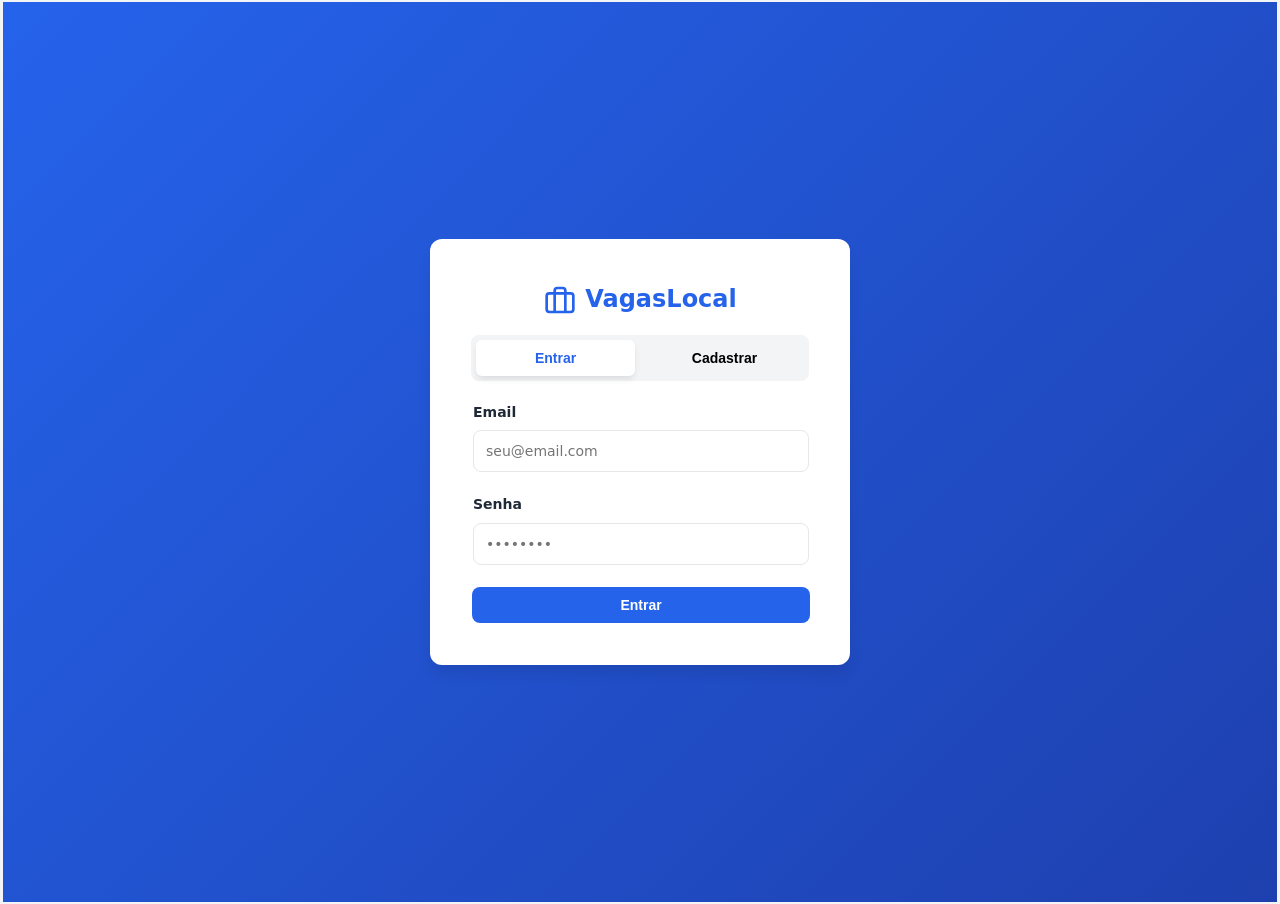
<file: empresa/dashboard.html>
<!DOCTYPE html>
<html lang="pt-BR">
<head>
  <meta charset="UTF-8">
  <meta name="viewport" content="width=device-width, initial-scale=1.0, maximum-scale=5.0">
  <title>Dashboard Empresa - VagasLocal</title>
  <link rel="stylesheet" href="../css/style.css">
</head>
<body>
  <header class="header">
    <div class="container header-content">
      <a href="../index.html" class="logo">
        <svg viewBox="0 0 24 24" fill="none" stroke="currentColor" stroke-width="2">
          <rect x="2" y="7" width="20" height="14" rx="2"/>
          <path d="M16 21V5a2 2 0 0 0-2-2h-4a2 2 0 0 0-2 2v16"/>
        </svg>
        VagasLocal
      </a>
      <nav class="nav">
        <span id="user-name" style="display: none;"></span>
        <button onclick="logout()" class="btn btn-outline btn-sm">Sair</button>
      </nav>
    </div>
  </header>

  <div class="dashboard">
    <aside class="sidebar">
      <div class="sidebar-header">
        <span class="sidebar-title">Menu</span>
        <button class="sidebar-toggle" onclick="toggleSidebar()" aria-label="Menu">
          <svg viewBox="0 0 24 24" fill="none" stroke="currentColor" stroke-width="2">
            <line x1="3" y1="12" x2="21" y2="12"/>
            <line x1="3" y1="6" x2="21" y2="6"/>
            <line x1="3" y1="18" x2="21" y2="18"/>
          </svg>
        </button>
      </div>
      <ul class="sidebar-menu" id="sidebar-menu">
        <li><a href="dashboard.html" class="active">
          <svg width="20" height="20" viewBox="0 0 24 24" fill="none" stroke="currentColor" stroke-width="2"><rect x="3" y="3" width="7" height="7"/><rect x="14" y="3" width="7" height="7"/><rect x="14" y="14" width="7" height="7"/><rect x="3" y="14" width="7" height="7"/></svg>
          Dashboard
        </a></li>
        <li><a href="nova-vaga.html">
          <svg width="20" height="20" viewBox="0 0 24 24" fill="none" stroke="currentColor" stroke-width="2"><circle cx="12" cy="12" r="10"/><line x1="12" y1="8" x2="12" y2="16"/><line x1="8" y1="12" x2="16" y2="12"/></svg>
          Nova Vaga
        </a></li>
        <li><a href="candidaturas.html">
          <svg width="20" height="20" viewBox="0 0 24 24" fill="none" stroke="currentColor" stroke-width="2"><path d="M14 2H6a2 2 0 0 0-2 2v16a2 2 0 0 0 2 2h12a2 2 0 0 0 2-2V8z"/><polyline points="14 2 14 8 20 8"/></svg>
          Candidaturas
        </a></li>
      </ul>
    </aside>

    <main class="dashboard-content">
      <h1 style="margin-bottom: 1.25rem; font-size: 1.5rem;">Dashboard</h1>
      
      <div class="stats-grid">
        <div class="stat-card">
          <h3>Vagas Ativas</h3>
          <p class="numero" id="stat-vagas">0</p>
        </div>
        <div class="stat-card">
          <h3>Candidaturas</h3>
          <p class="numero" id="stat-candidaturas">0</p>
        </div>
        <div class="stat-card">
          <h3>Vagas Encerradas</h3>
          <p class="numero" id="stat-preenchidas">0</p>
        </div>
      </div>

      <h2 style="margin-bottom: 1rem; font-size: 1.25rem;">Minhas Vagas</h2>
      <div class="table-container">
        <table>
          <thead>
            <tr>
              <th>Cargo</th>
              <th>Cidade</th>
              <th>Candidaturas</th>
              <th>Status</th>
              <th>Ações</th>
            </tr>
          </thead>
          <tbody id="tabela-vagas">
            <!-- Preenchido via JS -->
          </tbody>
        </table>
      </div>
    </main>
  </div>

  <script src="../js/storage.js"></script>
  <script src="../js/auth.js"></script>
  <script>
    function toggleSidebar() {
      document.getElementById('sidebar-menu').classList.toggle('open');
    }

    // Proteger rota
    const user = Auth.getCurrentUser();
    if (!user || user.tipo !== 'empresa') {
      window.location.href = '../login.html';
    } else {
      const nameEl = document.getElementById('user-name');
      nameEl.textContent = user.nome;
      nameEl.style.display = 'inline';
    }

    // Carregar estatísticas
    const vagas = Storage.getVagasByEmpresa(user.uid);
    const candidaturas = Storage.getCandidaturasByEmpresa(user.uid);
    
    document.getElementById('stat-vagas').textContent = vagas.filter(v => v.status === 'ativa').length;
    document.getElementById('stat-candidaturas').textContent = candidaturas.length;
    document.getElementById('stat-preenchidas').textContent = vagas.filter(v => v.status === 'encerrada').length;

    // Carregar tabela
    const tbody = document.getElementById('tabela-vagas');
    if (vagas.length === 0) {
      tbody.innerHTML = '<tr><td colspan="5" style="text-align: center; padding: 2rem;">Nenhuma vaga cadastrada</td></tr>';
    } else {
      vagas.forEach(vaga => {
        const tr = document.createElement('tr');
        tr.innerHTML = `
          <td><strong>${vaga.titulo}</strong></td>
          <td>${vaga.cidade}</td>
          <td>${vaga.candidaturas || 0}</td>
          <td><span class="status status-${vaga.status}">${vaga.status}</span></td>
          <td>
            <button onclick="encerrarVaga('${vaga.id}')" class="btn btn-sm btn-danger">Encerrar</button>
          </td>
        `;
        tbody.appendChild(tr);
      });
    }

    function encerrarVaga(id) {
      if (confirm('Encerrar esta vaga?')) {
        const vaga = Storage.getVagaById(id);
        vaga.status = 'encerrada';
        Storage.updateVaga(vaga);
        location.reload();
      }
    }
  </script>
</body>
</html>
</file>
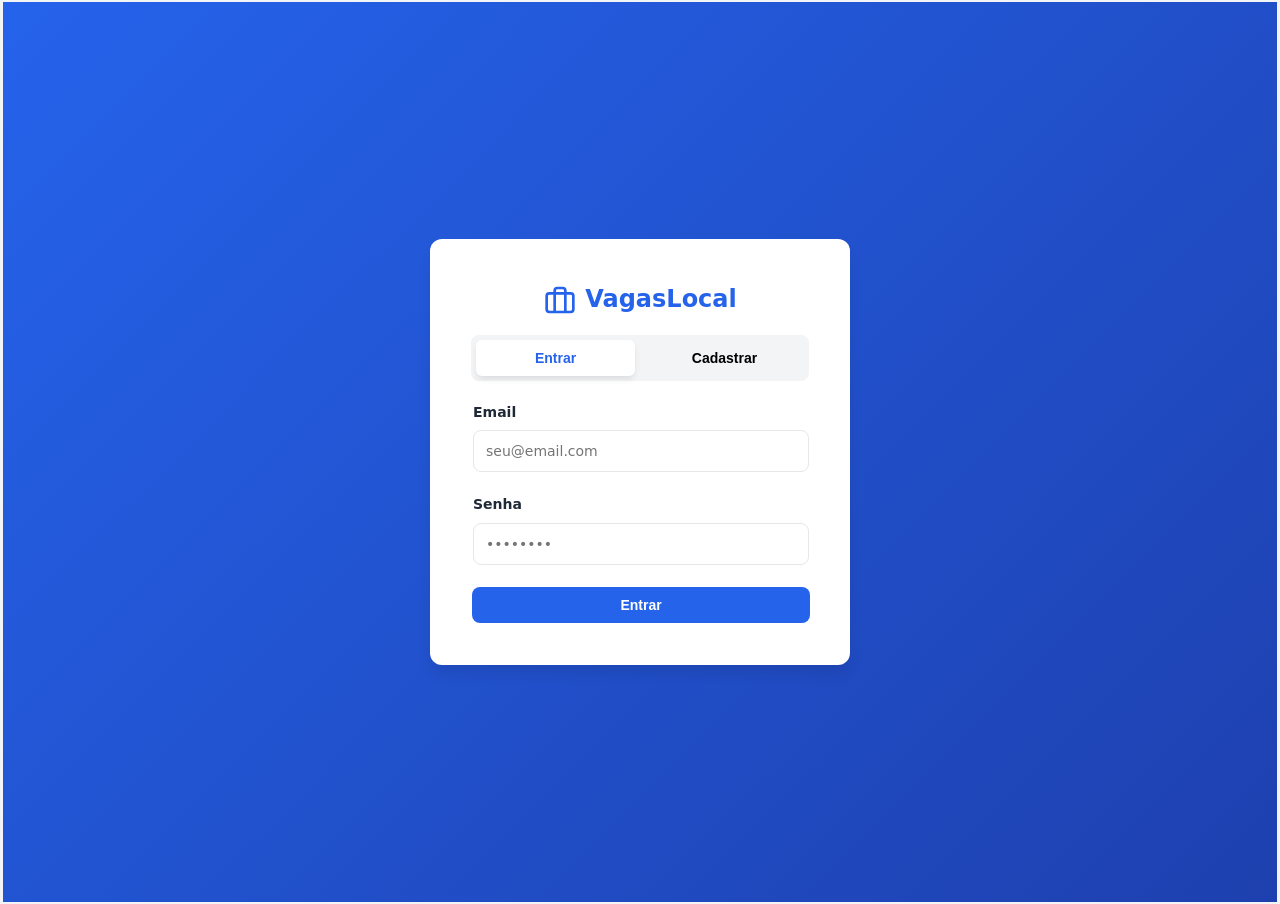
<file: empresa/nova-vaga.html>
<!DOCTYPE html>
<html lang="pt-BR">
<head>
  <meta charset="UTF-8">
  <meta name="viewport" content="width=device-width, initial-scale=1.0, maximum-scale=5.0">
  <title>Nova Vaga - VagasLocal</title>
  <link rel="stylesheet" href="../css/style.css">
</head>
<body>
  <header class="header">
    <div class="container header-content">
      <a href="../index.html" class="logo">
        <svg viewBox="0 0 24 24" fill="none" stroke="currentColor" stroke-width="2">
          <rect x="2" y="7" width="20" height="14" rx="2"/>
          <path d="M16 21V5a2 2 0 0 0-2-2h-4a2 2 0 0 0-2 2v16"/>
        </svg>
        VagasLocal
      </a>
      <nav class="nav">
        <span id="user-name" style="display: none;"></span>
        <button onclick="logout()" class="btn btn-outline btn-sm">Sair</button>
      </nav>
    </div>
  </header>

  <div class="dashboard">
    <aside class="sidebar">
      <div class="sidebar-header">
        <span class="sidebar-title">Menu</span>
        <button class="sidebar-toggle" onclick="toggleSidebar()" aria-label="Menu">
          <svg viewBox="0 0 24 24" fill="none" stroke="currentColor" stroke-width="2">
            <line x1="3" y1="12" x2="21" y2="12"/>
            <line x1="3" y1="6" x2="21" y2="6"/>
            <line x1="3" y1="18" x2="21" y2="18"/>
          </svg>
        </button>
      </div>
      <ul class="sidebar-menu" id="sidebar-menu">
        <li><a href="dashboard.html">
          <svg width="20" height="20" viewBox="0 0 24 24" fill="none" stroke="currentColor" stroke-width="2"><rect x="3" y="3" width="7" height="7"/><rect x="14" y="3" width="7" height="7"/><rect x="14" y="14" width="7" height="7"/><rect x="3" y="14" width="7" height="7"/></svg>
          Dashboard
        </a></li>
        <li><a href="nova-vaga.html" class="active">
          <svg width="20" height="20" viewBox="0 0 24 24" fill="none" stroke="currentColor" stroke-width="2"><circle cx="12" cy="12" r="10"/><line x1="12" y1="8" x2="12" y2="16"/><line x1="8" y1="12" x2="16" y2="12"/></svg>
          Nova Vaga
        </a></li>
        <li><a href="candidaturas.html">
          <svg width="20" height="20" viewBox="0 0 24 24" fill="none" stroke="currentColor" stroke-width="2"><path d="M14 2H6a2 2 0 0 0-2 2v16a2 2 0 0 0 2 2h12a2 2 0 0 0 2-2V8z"/><polyline points="14 2 14 8 20 8"/></svg>
          Candidaturas
        </a></li>
      </ul>
    </aside>

    <main class="dashboard-content">
      <div style="max-width: 700px;">
        <h1 style="margin-bottom: 1.25rem; font-size: 1.5rem;">Publicar Nova Vaga</h1>
        
        <form onsubmit="salvarVaga(event)" style="background: var(--white); padding: 1.5rem; border-radius: 0.75rem; box-shadow: var(--shadow);">
          <div class="form-group">
            <label>Título da Vaga *</label>
            <input type="text" id="titulo" required placeholder="Ex: Desenvolvedor Front-end">
          </div>

          <div class="form-group">
            <label>Descrição da Vaga *</label>
            <textarea id="descricao" rows="4" required placeholder="Descreva as atividades e responsabilidades..."></textarea>
          </div>

          <div class="form-group">
            <label>Requisitos (um por linha) *</label>
            <textarea id="requisitos" rows="4" required placeholder="Experiência com React&#10;Inglês intermediário&#10;Git/GitHub"></textarea>
          </div>

          <div class="form-row">
            <div class="form-group">
              <label>Tipo de Contrato *</label>
              <select id="tipoContrato" required>
                <option value="CLT">CLT</option>
                <option value="PJ">PJ</option>
                <option value="Estágio">Estágio</option>
                <option value="Freelancer">Freelancer</option>
              </select>
            </div>
            <div class="form-group">
              <label>Modalidade *</label>
              <select id="modalidade" required>
                <option value="Presencial">Presencial</option>
                <option value="Remoto">Remoto</option>
                <option value="Híbrido">Híbrido</option>
              </select>
            </div>
          </div>

          <div class="form-row">
            <div class="form-group">
              <label>Cidade *</label>
              <input type="text" id="cidade" required placeholder="São Paulo">
            </div>
            <div class="form-group">
              <label>Estado (sigla) *</label>
              <input type="text" id="estado" required maxlength="2" placeholder="SP" style="text-transform: uppercase;">
            </div>
          </div>

          <div class="form-group">
            <label>Salário (opcional)</label>
            <input type="text" id="salario" placeholder="Ex: R$ 3.000 - 5.000">
          </div>

          <div class="form-group">
            <label>Data de Expiração *</label>
            <input type="date" id="expiraEm" required>
          </div>

          <button type="submit" class="btn btn-primary w-full">Publicar Vaga</button>
        </form>
      </div>
    </main>
  </div>

  <script src="../js/storage.js"></script>
  <script src="../js/auth.js"></script>
  <script>
    function toggleSidebar() {
      document.getElementById('sidebar-menu').classList.toggle('open');
    }

    const user = Auth.getCurrentUser();
    if (!user || user.tipo !== 'empresa') {
      window.location.href = '../login.html';
    } else {
      const nameEl = document.getElementById('user-name');
      nameEl.textContent = user.nome;
      nameEl.style.display = 'inline';
    }

    // Data padrão: 30 dias
    const daqui30Dias = new Date();
    daqui30Dias.setDate(daqui30Dias.getDate() + 30);
    document.getElementById('expiraEm').value = daqui30Dias.toISOString().split('T')[0];

    function salvarVaga(e) {
      e.preventDefault();
      
      const vaga = {
        id: 'vaga_' + Date.now(),
        titulo: document.getElementById('titulo').value,
        descricao: document.getElementById('descricao').value,
        requisitos: document.getElementById('requisitos').value.split('\n').filter(r => r.trim()),
        tipoContrato: document.getElementById('tipoContrato').value,
        modalidade: document.getElementById('modalidade').value,
        cidade: document.getElementById('cidade').value,
        estado: document.getElementById('estado').value.toUpperCase(),
        salario: document.getElementById('salario').value,
        empresaId: user.uid,
        empresaNome: user.nomeEmpresa || user.nome,
        status: 'ativa',
        candidaturas: 0,
        criadaEm: new Date().toISOString(),
        expiraEm: document.getElementById('expiraEm').value
      };

      Storage.addVaga(vaga);
      alert('✅ Vaga publicada com sucesso!');
      window.location.href = 'dashboard.html';
    }
  </script>
</body>
</html>
</file>
<file: css/style.css>
/* ===== RESET & BASE ===== */
* {
  margin: 1px;
  padding: 0;
  box-sizing: border-box;
}

:root {
  --primary: #2563eb;
  --primary-dark: #1d4ed8;
  --secondary: #10b981;
  --danger: #ef4444;
  --warning: #f59e0b;
  --dark: #1f2937;
  --gray: #6b7280;
  --light-gray: #f3f4f6;
  --white: #ffffff;
  --shadow: 0 4px 6px -1px rgba(0, 0, 0, 0.1);
  --shadow-lg: 0 10px 15px -3px rgba(0, 0, 0, 0.1);
}

html {
  font-size: 16px;
  -webkit-text-size-adjust: 100%;
}

body {
  font-family: 'Segoe UI', system-ui, -apple-system, sans-serif;
  background: var(--light-gray);
  color: var(--dark);
  line-height: 1.6;
  overflow-x: hidden;
  min-height: 100vh;
}

/* ===== LAYOUT ===== */
.container {
  width: 100%;
  max-width: 1200px;
  margin: 0 auto;
  padding: 0 1rem;
}

/* ===== HEADER ===== */
.header {
  background: var(--white);
  box-shadow: var(--shadow);
  position: sticky;
  top: 0;
  z-index: 100;
}

.header-content {
  display: flex;
  justify-content: space-between;
  align-items: center;
  padding: 0.75rem 0;
  gap: 1rem;
}

.logo {
  display: flex;
  align-items: center;
  gap: 0.5rem;
  font-size: 1.25rem;
  font-weight: 700;
  color: var(--primary);
  text-decoration: none;
  flex-shrink: 0;
}

.logo svg {
  width: 28px;
  height: 28px;
  flex-shrink: 0;
}

/* Menu hamburguer mobile */
.menu-toggle {
  display: none;
  background: none;
  border: none;
  cursor: pointer;
  padding: 0.5rem;
}

.menu-toggle svg {
  width: 24px;
  height: 24px;
  color: var(--dark);
}

.nav {
  display: flex;
  align-items: center;
  gap: 1.5rem;
}

.nav a:not(.btn){
  color: var(--gray);
  text-decoration: none;
  font-weight: 500;
  font-size: 0.875rem;
  transition: color 0.2s;
  white-space: nowrap;
}

.nav a:hover {
  color: var(--primary);
}

.nav-user {
  display: flex;
  align-items: center;
  gap: 1rem;
}

.nav-user span {
  font-size: 0.875rem;
  color: var(--gray);
  max-width: 120px;
  overflow: hidden;
  text-overflow: ellipsis;
  white-space: nowrap;
}

/* ===== BOTÕES ===== */
.btn {
  display: inline-flex;
  align-items: center;
  justify-content: center;
  gap: 0.5rem;
  padding: 0.625rem 1.25rem;
  border-radius: 0.5rem;
  font-weight: 600;
  font-size: 0.875rem;
  border: none;
  cursor: pointer;
  transition: all 0.2s;
  text-decoration: none;
  white-space: nowrap;
}

.btn-primary {
  background: var(--primary);
  color: var(--white);
}

.btn-primary:hover {
  background: var(--primary-dark);
}

.btn-success {
  background: var(--secondary);
  color: var(--white);
}

.btn-success:hover {
  background: #059669;
}

.btn-danger {
  background: var(--danger);
  color: var(--white);
}

.btn-outline {
  background: transparent;
  color: var(--primary);
  border: 2px solid var(--primary);
}

.btn-outline:hover {
  background: var(--primary);
  color: var(--white);
}

.btn-sm {
  padding: 0.375rem 0.75rem;
  font-size: 0.75rem;
}

/* ===== HERO ===== */
.hero {
  background: linear-gradient(135deg, var(--primary) 0%, #1e40af 100%);
  color: var(--white);
  padding: 2.5rem 0;
  text-align: center;
}

.hero h1 {
  font-size: clamp(1.5rem, 5vw, 2.5rem);
  margin-bottom: 0.75rem;
  line-height: 1.2;
}

.hero p {
  font-size: clamp(1rem, 2.5vw, 1.25rem);
  opacity: 0.9;
}

/* ===== FILTROS ===== */
.filtros {
  background: var(--white);
  padding: 1.25rem;
  border-radius: 1rem;
  box-shadow: var(--shadow);
  margin: -1.5rem auto 2rem;
  position: relative;
  z-index: 10;
}

.filtros-grid {
  display: grid;
  grid-template-columns: 1fr;
  gap: 0.75rem;
  margin-bottom: 1rem;
}

.input-group {
  position: relative;
}

.input-group svg {
  position: absolute;
  left: 0.75rem;
  top: 50%;
  transform: translateY(-50%);
  color: var(--gray);
  width: 18px;
  height: 18px;
  pointer-events: none;
}

.input-group input,
.input-group select {
  width: 100%;
  padding: 0.75rem 0.75rem 0.75rem 2.5rem;
  border: 1px solid #e5e7eb;
  border-radius: 0.5rem;
  font-size: 0.875rem;
  transition: border-color 0.2s;
  background: var(--white);
}

.input-group input:focus,
.input-group select:focus {
  outline: none;
  border-color: var(--primary);
}

/* ===== CARDS ===== */
.vagas-grid {
  display: grid;
  grid-template-columns: 1fr;
  gap: 1rem;
  padding-bottom: 2rem;
}

.vaga-card {
  background: var(--white);
  border-radius: 0.75rem;
  padding: 1.25rem;
  box-shadow: var(--shadow);
  border: 1px solid #e5e7eb;
  transition: transform 0.2s, box-shadow 0.2s;
  cursor: pointer;
  text-decoration: none;
  color: inherit;
  display: block;
}

.vaga-card:hover {
  transform: translateY(-2px);
  box-shadow: var(--shadow-lg);
}

.vaga-header {
  display: flex;
  justify-content: space-between;
  align-items: flex-start;
  margin-bottom: 0.75rem;
  gap: 0.75rem;
}

.vaga-titulo {
  font-size: 1.125rem;
  font-weight: 700;
  color: var(--dark);
  margin-bottom: 0.25rem;
  line-height: 1.3;
}

.vaga-empresa {
  color: var(--primary);
  font-weight: 600;
  font-size: 0.875rem;
}

.vaga-badge {
  padding: 0.25rem 0.75rem;
  border-radius: 9999px;
  font-size: 0.75rem;
  font-weight: 600;
  flex-shrink: 0;
}

.badge-clt { background: #dbeafe; color: #1e40af; }
.badge-pj { background: #fef3c7; color: #92400e; }
.badge-estagio { background: #d1fae5; color: #065f46; }
.badge-freelancer { background: #fce7f3; color: #9d174d; }

.vaga-info {
  display: flex;
  flex-wrap: wrap;
  gap: 0.75rem;
  margin-bottom: 0.75rem;
  font-size: 0.8125rem;
  color: var(--gray);
}

.vaga-info span {
  display: flex;
  align-items: center;
  gap: 0.25rem;
}

.vaga-footer {
  display: flex;
  justify-content: space-between;
  align-items: center;
  padding-top: 0.75rem;
  border-top: 1px solid #e5e7eb;
}

.vaga-data {
  font-size: 0.8125rem;
  color: var(--gray);
}

/* ===== PAGINA VAGA ===== */
.vaga-detalhe {
  background: var(--white);
  border-radius: 0.75rem;
  padding: 1.5rem;
  box-shadow: var(--shadow);
  margin-bottom: 1.5rem;
}

.vaga-detalhe h1 {
  font-size: clamp(1.25rem, 4vw, 2rem);
  margin-bottom: 0.5rem;
  line-height: 1.3;
}

.requisitos-lista {
  list-style: none;
  margin: 1rem 0;
}

.requisitos-lista li {
  padding: 0.5rem 0;
  padding-left: 1.5rem;
  position: relative;
  font-size: 0.9375rem;
}

.requisitos-lista li::before {
  content: "✓";
  position: absolute;
  left: 0;
  color: var(--secondary);
  font-weight: bold;
}

/* ===== FORMULARIOS ===== */
.form-container {
  width: 100%;
  max-width: 600px;
  margin: 1.5rem auto;
  background: var(--white);
  padding: 1.5rem;
  border-radius: 0.75rem;
  box-shadow: var(--shadow);
}

.form-group {
  margin-bottom: 1.25rem;
}

.form-group label {
  display: block;
  margin-bottom: 0.375rem;
  font-weight: 600;
  font-size: 0.875rem;
}

.form-group input,
.form-group textarea,
.form-group select {
  width: 100%;
  padding: 0.75rem;
  border: 1px solid #e5e7eb;
  border-radius: 0.5rem;
  font-size: 0.875rem;
  transition: border-color 0.2s;
  font-family: inherit;
}

.form-group input:focus,
.form-group textarea:focus,
.form-group select:focus {
  outline: none;
  border-color: var(--primary);
}

.form-group textarea {
  resize: vertical;
  min-height: 80px;
}

.form-row {
  display: grid;
  grid-template-columns: 1fr;
  gap: 0;
}

/* ===== LOGIN ===== */
.auth-container {
  min-height: 100vh;
  display: flex;
  align-items: center;
  justify-content: center;
  background: linear-gradient(135deg, var(--primary) 0%, #1e40af 100%);
  padding: 1rem;
}

.auth-box {
  background: var(--white);
  padding: 1.5rem;
  border-radius: 0.75rem;
  box-shadow: var(--shadow-lg);
  width: 100%;
  max-width: 420px;
}

.auth-box h2 {
  text-align: center;
  margin-bottom: 1.25rem;
  font-size: 1.25rem;
}

.tabs {
  display: flex;
  gap: 0.5rem;
  margin-bottom: 1.25rem;
  background: var(--light-gray);
  padding: 0.25rem;
  border-radius: 0.5rem;
}

.tab {
  flex: 1;
  padding: 0.625rem;
  border: none;
  background: transparent;
  border-radius: 0.375rem;
  font-weight: 600;
  cursor: pointer;
  transition: all 0.2s;
  font-size: 0.875rem;
}

.tab.active {
  background: var(--white);
  color: var(--primary);
  box-shadow: var(--shadow);
}

/* ===== DASHBOARD ===== */
.dashboard {
  display: block;
  min-height: calc(100vh - 60px);
}

.sidebar {
  background: var(--white);
  border-bottom: 1px solid #e5e7eb;
  padding: 1rem;
}

.sidebar-header {
  display: flex;
  justify-content: space-between;
  align-items: center;
  margin-bottom: 0.5rem;
}

.sidebar-title {
  font-weight: 700;
  font-size: 1rem;
}

.sidebar-toggle {
  display: flex;
  background: none;
  border: none;
  cursor: pointer;
  padding: 0.5rem;
}

.sidebar-toggle svg {
  width: 20px;
  height: 20px;
}

.sidebar-menu {
  list-style: none;
  display: none;
}

.sidebar-menu.open {
  display: block;
}

.sidebar-menu li {
  margin-bottom: 0.25rem;
}

.sidebar-menu a {
  display: flex;
  align-items: center;
  gap: 0.75rem;
  padding: 0.75rem;
  border-radius: 0.5rem;
  color: var(--gray);
  text-decoration: none;
  font-weight: 500;
  font-size: 0.875rem;
  transition: all 0.2s;
}

.sidebar-menu a:hover,
.sidebar-menu a.active {
  background: #eff6ff;
  color: var(--primary);
}

.dashboard-content {
  padding: 1rem;
}

.stats-grid {
  display: grid;
  grid-template-columns: repeat(2, 1fr);
  gap: 1rem;
  margin-bottom: 1.5rem;
}

.stat-card {
  background: var(--white);
  padding: 1rem;
  border-radius: 0.75rem;
  box-shadow: var(--shadow);
}

.stat-card h3 {
  font-size: 0.75rem;
  color: var(--gray);
  margin-bottom: 0.5rem;
}

.stat-card .numero {
  font-size: 1.5rem;
  font-weight: 700;
  color: var(--primary);
}

/* ===== TABELAS ===== */
.table-container {
  background: var(--white);
  border-radius: 0.75rem;
  box-shadow: var(--shadow);
  overflow-x: auto;
  margin-bottom: 1.5rem;
  -webkit-overflow-scrolling: touch;
}

table {
  width: 100%;
  min-width: 600px;
  border-collapse: collapse;
}

th, td {
  padding: 0.875rem;
  text-align: left;
  border-bottom: 1px solid #e5e7eb;
  font-size: 0.875rem;
}

th {
  background: var(--light-gray);
  font-weight: 600;
  color: var(--gray);
  white-space: nowrap;
}

td {
  vertical-align: middle;
}

tr:hover {
  background: #f9fafb;
}

.status {
  display: inline-block;
  padding: 0.25rem 0.75rem;
  border-radius: 9999px;
  font-size: 0.75rem;
  font-weight: 600;
  white-space: nowrap;
}

.status-pendente { background: #fef3c7; color: #92400e; }
.status-aprovada { background: #d1fae5; color: #065f46; }
.status-rejeitada { background: #fee2e2; color: #991b1b; }

/* ===== ALERTAS ===== */
.alert {
  padding: 1rem;
  border-radius: 0.5rem;
  margin-bottom: 1rem;
  font-size: 0.875rem;
}

.alert-success {
  background: #d1fae5;
  color: #065f46;
  border: 1px solid #a7f3d0;
}

.alert-error {
  background: #fee2e2;
  color: #991b1b;
  border: 1px solid #fecaca;
}

/* ===== RESPONSIVO - TABLET ===== */
@media (min-width: 640px) {
  .container {
    padding: 0 1.5rem;
  }
  
  .filtros-grid {
    grid-template-columns: repeat(2, 1fr);
  }
  
  .form-row {
    grid-template-columns: 1fr 1fr;
    gap: 1rem;
  }
  
  .stats-grid {
    grid-template-columns: repeat(3, 1fr);
  }
}

/* ===== RESPONSIVO - DESKTOP ===== */
@media (min-width: 768px) {
  .header-content {
    padding: 1rem 0;
  }
  
  .logo {
    font-size: 1.5rem;
  }
  
  .logo svg {
    width: 32px;
    height: 32px;
  }
  
  .nav {
    gap: 2rem;
  }
  
  .hero {
    padding: 4rem 0;
  }
  
  .filtros {
    padding: 1.5rem;
    margin: -2rem auto 2rem;
  }
  
  .filtros-grid {
    grid-template-columns: repeat(4, 1fr);
  }
  
  .vagas-grid {
    grid-template-columns: repeat(auto-fill, minmax(350px, 1fr));
    gap: 1.5rem;
  }
  
  .vaga-card {
    padding: 1.5rem;
  }
  
  .vaga-detalhe {
    padding: 2rem;
  }
  
  .form-container {
    padding: 2rem;
    margin: 2rem auto;
  }
  
  .auth-box {
    padding: 2.5rem;
  }
  
  .dashboard {
    display: grid;
    grid-template-columns: 250px 1fr;
  }
  
  .sidebar {
    border-right: 1px solid #e5e7eb;
    border-bottom: none;
    padding: 1.5rem;
    position: sticky;
    top: 60px;
    height: calc(100vh - 60px);
    overflow-y: auto;
  }
  
  .sidebar-header {
    display: none;
  }
  
  .sidebar-toggle {
    display: none;
  }
  
  .sidebar-menu {
    display: block !important;
  }
  
  .dashboard-content {
    padding: 2rem;
  }
  
  .stats-grid {
    grid-template-columns: repeat(auto-fit, minmax(180px, 1fr));
    gap: 1.5rem;
  }
  
  .stat-card {
    padding: 1.5rem;
  }
  
  .stat-card .numero {
    font-size: 2rem;
  }
}

/* ===== RESPONSIVO - TELAS GRANDES ===== */
@media (min-width: 1024px) {
  .vagas-grid {
    grid-template-columns: repeat(auto-fill, minmax(380px, 1fr));
  }
}

/* ===== UTILITARIOS ===== */
.hidden {
  display: none !important;
}

.text-center {
  text-align: center;
}

.mt-2 { margin-top: 0.5rem; }
.mt-4 { margin-top: 1rem; }
.mb-4 { margin-bottom: 1rem; }
.w-full { width: 100%; }

/* Scrollbar estilizada */
::-webkit-scrollbar {
  width: 8px;
  height: 8px;
}

::-webkit-scrollbar-track {
  background: var(--light-gray);
}

::-webkit-scrollbar-thumb {
  background: #cbd5e1;
  border-radius: 4px;
}

::-webkit-scrollbar-thumb:hover {
  background: #94a3b8;
}
</file>
